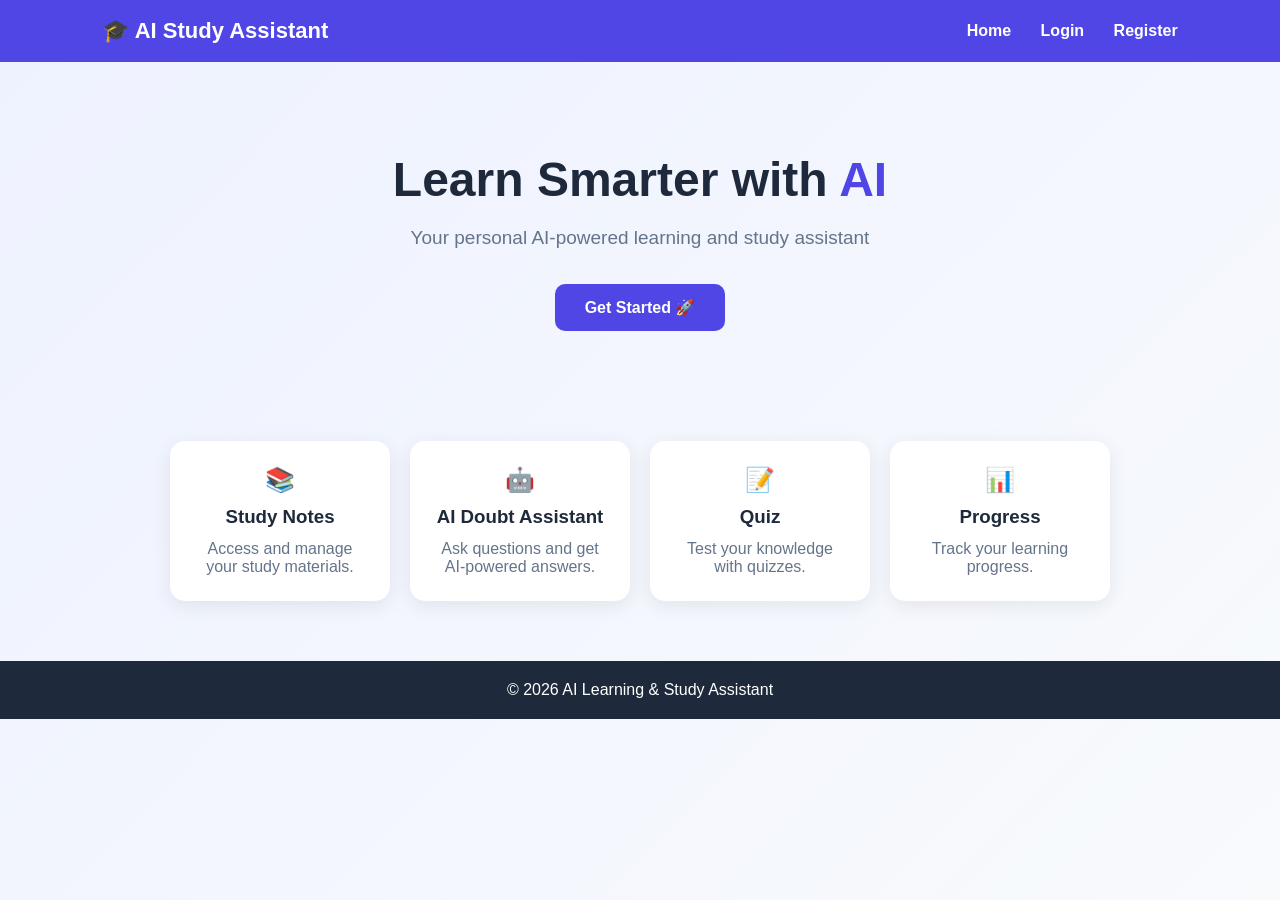
<file: index.html>
<!DOCTYPE html>
<html>
<head>
    <title>AI Learning & Study Assistant</title>

    <style>
        * {
            box-sizing: border-box;
            margin: 0;
            padding: 0;
        }

        body {
            font-family: Arial, sans-serif;
            background: linear-gradient(135deg, #eef2ff, #f8fafc);
            min-height: 100vh;
        }

        nav {
            background: #4f46e5;
            color: white;
            padding: 18px 8%;
            display: flex;
            justify-content: space-between;
            align-items: center;
        }

        nav h2 {
            font-size: 22px;
        }

        nav a {
            color: white;
            text-decoration: none;
            margin-left: 25px;
            font-weight: bold;
        }

        .hero {
            text-align: center;
            padding: 90px 20px;
        }

        .hero h1 {
            font-size: 48px;
            color: #1e293b;
            margin-bottom: 20px;
        }

        .hero h1 span {
            color: #4f46e5;
        }

        .hero p {
            font-size: 19px;
            color: #64748b;
            margin-bottom: 35px;
        }

        .btn {
            display: inline-block;
            background: #4f46e5;
            color: white;
            padding: 14px 30px;
            border-radius: 10px;
            text-decoration: none;
            font-weight: bold;
        }

        .features {
            display: flex;
            justify-content: center;
            gap: 20px;
            flex-wrap: wrap;
            padding: 20px 8% 60px;
        }

        .card {
            background: white;
            width: 220px;
            padding: 25px;
            border-radius: 15px;
            text-align: center;
            box-shadow: 0 5px 20px rgba(0,0,0,0.08);
        }

        .card h3 {
            margin: 12px 0;
            color: #1e293b;
        }

        .card p {
            color: #64748b;
        }

        footer {
            text-align: center;
            padding: 20px;
            background: #1e293b;
            color: white;
        }
    </style>
</head>

<body>

    <nav>
        <h2>🎓 AI Study Assistant</h2>

        <div>
            <a href="/">Home</a>
            <a href="#">Login</a>
            <a href="#">Register</a>
        </div>
    </nav>

    <section class="hero">

        <h1>Learn Smarter with <span>AI</span></h1>

        <p>
            Your personal AI-powered learning and study assistant
        </p>

        <a href="#" class="btn">Get Started 🚀</a>

    </section>

    <section class="features">

        <div class="card">
            <h1>📚</h1>
            <h3>Study Notes</h3>
            <p>Access and manage your study materials.</p>
        </div>

        <div class="card">
            <h1>🤖</h1>
            <h3>AI Doubt Assistant</h3>
            <p>Ask questions and get AI-powered answers.</p>
        </div>

        <div class="card">
            <h1>📝</h1>
            <h3>Quiz</h3>
            <p>Test your knowledge with quizzes.</p>
        </div>

        <div class="card">
            <h1>📊</h1>
            <h3>Progress</h3>
            <p>Track your learning progress.</p>
        </div>

    </section>

    <footer>
        © 2026 AI Learning & Study Assistant
    </footer>

</body>
</html>
</file>
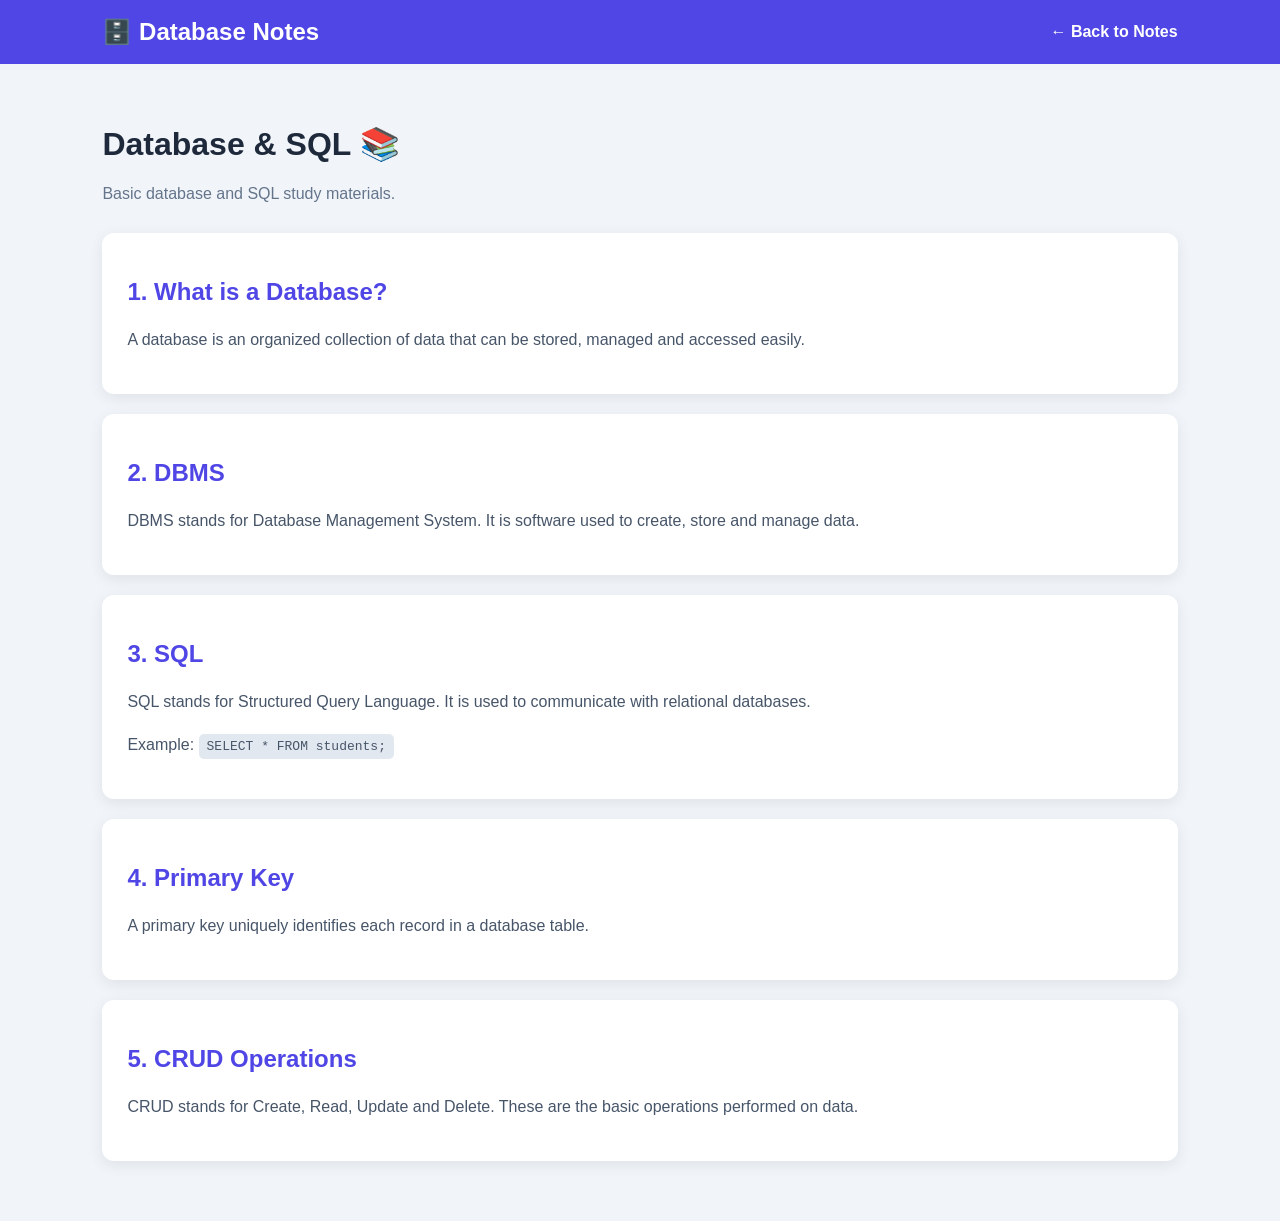
<file: exam.html>
<!DOCTYPE html>
<html>
<head>
    <title>Database Notes</title>

    <style>
        body {
            font-family: Arial, sans-serif;
            background: #f1f5f9;
            margin: 0;
        }

        nav {
            background: #4f46e5;
            color: white;
            padding: 18px 8%;
            display: flex;
            justify-content: space-between;
            align-items: center;
        }

        nav h2 {
            margin: 0;
        }

        nav a {
            color: white;
            text-decoration: none;
            font-weight: bold;
        }

        .container {
            padding: 40px 8%;
        }

        h1 {
            color: #1e293b;
        }

        .subtitle {
            color: #64748b;
            margin-bottom: 30px;
        }

        .topic {
            background: white;
            padding: 25px;
            margin: 20px 0;
            border-radius: 12px;
            box-shadow: 0 4px 15px rgba(0,0,0,0.08);
        }

        .topic h2 {
            color: #4f46e5;
        }

        .topic p {
            color: #475569;
            line-height: 1.7;
        }

        code {
            background: #e2e8f0;
            padding: 5px 8px;
            border-radius: 5px;
        }
    </style>
</head>

<body>

    <nav>
        <h2>🗄️ Database Notes</h2>
        <a href="/notes">← Back to Notes</a>
    </nav>

    <div class="container">

        <h1>Database & SQL 📚</h1>

        <p class="subtitle">
            Basic database and SQL study materials.
        </p>

        <div class="topic">
            <h2>1. What is a Database?</h2>

            <p>
                A database is an organized collection of data
                that can be stored, managed and accessed easily.
            </p>
        </div>

        <div class="topic">
            <h2>2. DBMS</h2>

            <p>
                DBMS stands for Database Management System.
                It is software used to create, store and manage data.
            </p>
        </div>

        <div class="topic">
            <h2>3. SQL</h2>

            <p>
                SQL stands for Structured Query Language.
                It is used to communicate with relational databases.
            </p>

            <p>
                Example:
                <code>SELECT * FROM students;</code>
            </p>
        </div>

        <div class="topic">
            <h2>4. Primary Key</h2>

            <p>
                A primary key uniquely identifies each record
                in a database table.
            </p>
        </div>

        <div class="topic">
            <h2>5. CRUD Operations</h2>

            <p>
                CRUD stands for Create, Read, Update and Delete.
                These are the basic operations performed on data.
            </p>
        </div>

    </div>

</body>
</html>
</file>
